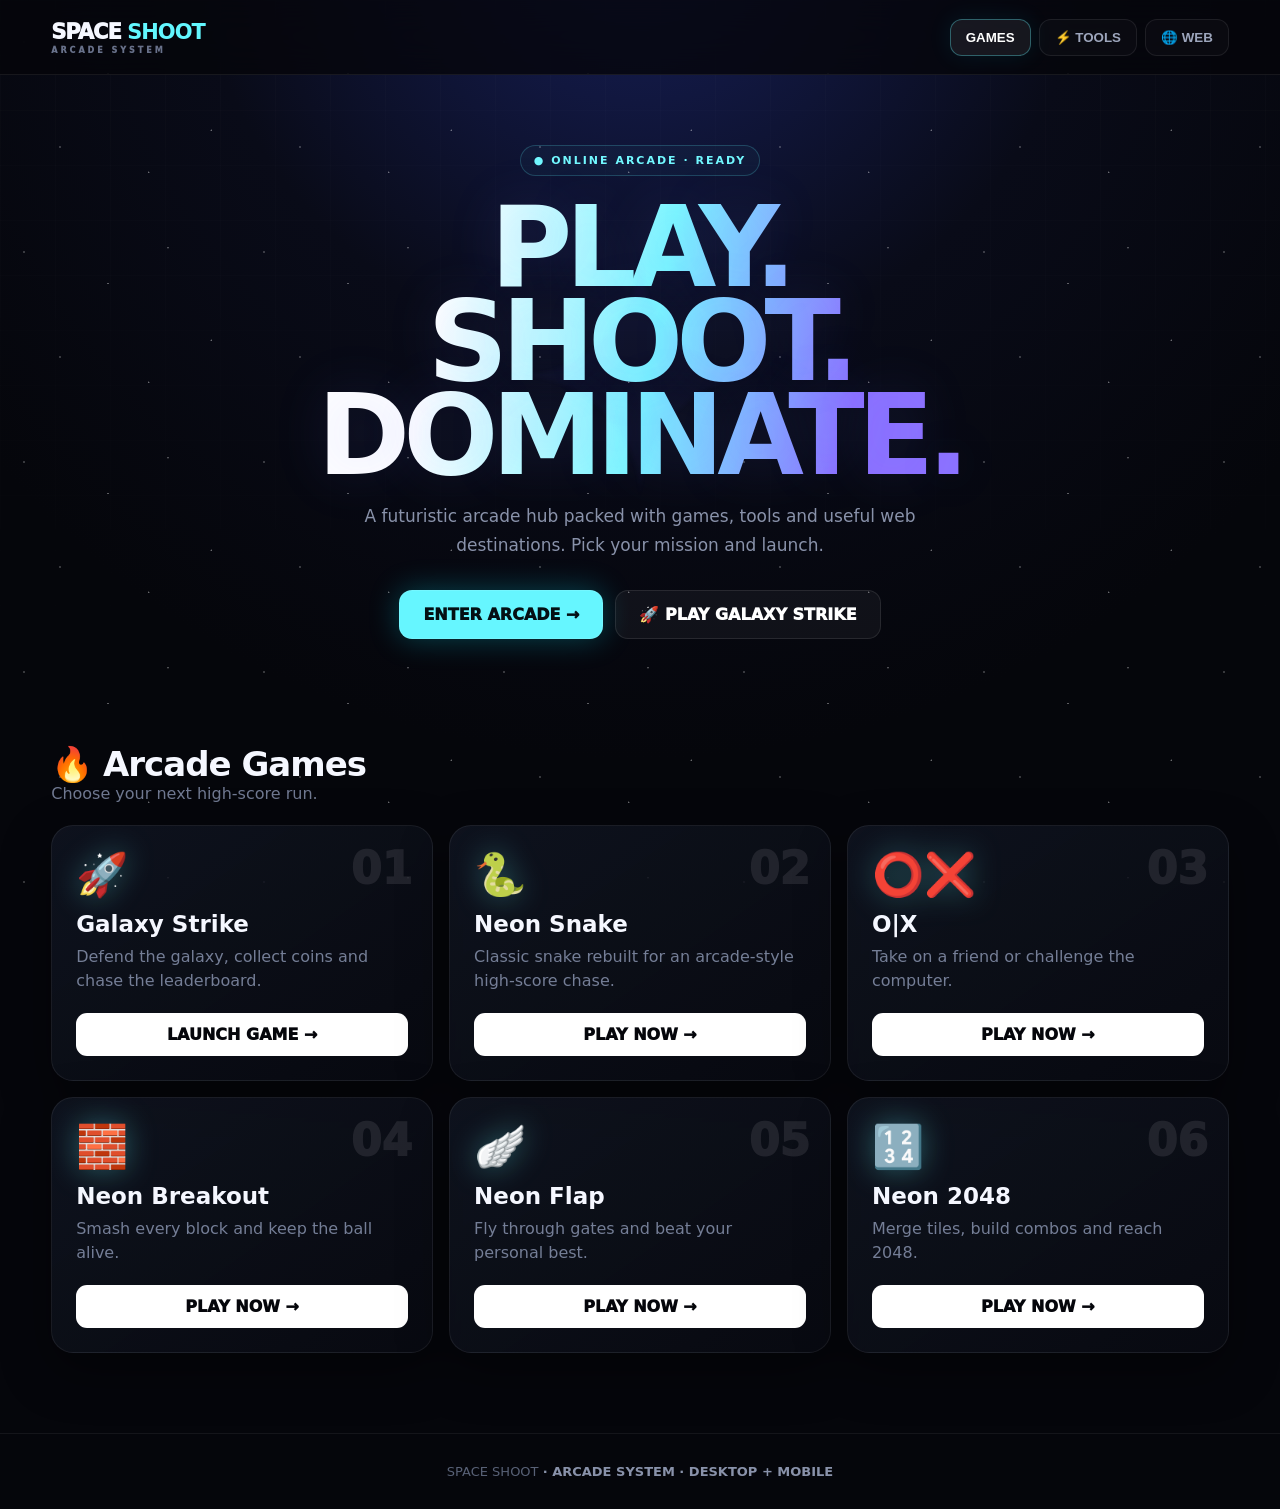
<file: index.html>
<!doctype html>
<html lang="en">
<head>
<meta charset="utf-8">
<meta name="viewport" content="width=device-width,initial-scale=1">
<title>Space Shoot — Arcade</title>
<style>
*{box-sizing:border-box}html{scroll-behavior:smooth}body{margin:0;background:#05060b;color:#f5f7ff;font-family:Inter,system-ui,sans-serif;overflow-x:hidden}.bg{position:fixed;inset:0;z-index:-2;background:radial-gradient(circle at 50% -10%,#17205c 0,#090b18 38%,#05060b 72%)}.bg:after{content:"";position:absolute;inset:0;opacity:.22;background-image:linear-gradient(#fff1 1px,transparent 1px),linear-gradient(90deg,#fff1 1px,transparent 1px);background-size:55px 55px;mask-image:linear-gradient(to bottom,black,transparent 80%)}.stars{position:fixed;inset:0;z-index:-1;opacity:.7;background-image:radial-gradient(1px 1px at 10% 20%,#fff,transparent),radial-gradient(1px 1px at 25% 70%,#fff,transparent),radial-gradient(1px 1px at 45% 35%,#fff,transparent),radial-gradient(1px 1px at 70% 18%,#fff,transparent),radial-gradient(1px 1px at 88% 62%,#fff,transparent),radial-gradient(1px 1px at 62% 82%,#fff,transparent);background-size:240px 210px;animation:stars 18s linear infinite}@keyframes stars{to{transform:translateY(80px)}}.wrap{width:min(1180px,92vw);margin:auto}.top{position:sticky;top:0;z-index:20;background:#05060bcc;border-bottom:1px solid #ffffff12;backdrop-filter:blur(18px)}nav{height:74px;display:flex;align-items:center;justify-content:space-between}.brand{font-weight:1000;letter-spacing:-1px;font-size:21px}.brand b{color:#62f7ff}.brand small{display:block;color:#68718a;font-size:8px;letter-spacing:3px;margin-top:2px}.tabs{display:flex;gap:8px}.tab{border:1px solid #ffffff14;background:#ffffff06;color:#9da6bc;padding:10px 15px;border-radius:12px;font-weight:800;cursor:pointer;transition:.25s}.tab:hover,.tab.active{color:#fff;background:#ffffff12;border-color:#62f7ff55;box-shadow:0 0 24px #00eaff16}.hero{min-height:560px;display:grid;place-items:center;text-align:center;padding:70px 0 50px;position:relative}.hero:before{content:"✦";position:absolute;font-size:330px;color:#5b67ff08;filter:blur(2px)}.eyebrow{display:inline-flex;gap:8px;align-items:center;border:1px solid #62f7ff33;background:#62f7ff08;color:#72f8ff;padding:8px 13px;border-radius:999px;font-size:11px;font-weight:900;letter-spacing:2px}.hero h1{font-size:clamp(55px,9vw,112px);line-height:.84;letter-spacing:-7px;margin:24px 0 20px;background:linear-gradient(100deg,#fff 20%,#7cf9ff 52%,#8d72ff 82%);-webkit-background-clip:text;color:transparent;text-shadow:0 0 55px #6875ff22}.hero p{max-width:650px;margin:auto;color:#8992aa;font-size:17px;line-height:1.7}.hero-actions{display:flex;justify-content:center;gap:12px;margin-top:30px}.cta{padding:14px 23px;border-radius:13px;text-decoration:none;font-weight:950;border:1px solid #ffffff18;color:#fff;background:#ffffff0b;transition:.25s}.cta.primary{background:#66f6ff;color:#041014;box-shadow:0 0 30px #00eaff44}.cta:hover{transform:translateY(-3px)}.section{padding:55px 0 80px}.head{display:flex;align-items:end;justify-content:space-between;margin-bottom:22px}.head h2{font-size:34px;letter-spacing:-1px;margin:0}.head p{margin:0;color:#707991}.grid{display:grid;grid-template-columns:repeat(3,1fr);gap:16px}.card{position:relative;overflow:hidden;min-height:255px;padding:24px;border:1px solid #ffffff12;border-radius:22px;background:linear-gradient(145deg,#111522cc,#090b12dd);box-shadow:0 18px 50px #0006;transition:.3s}.card:before{content:"";position:absolute;inset:-2px;background:linear-gradient(120deg,transparent,#62f7ff18,transparent);transform:translateX(-100%);transition:.6s}.card:hover{transform:translateY(-8px);border-color:#62f7ff55;box-shadow:0 22px 65px #000b,0 0 35px #00eaff10}.card:hover:before{transform:translateX(100%)}.num{position:absolute;right:20px;top:17px;color:#ffffff18;font-size:44px;font-weight:1000}.icon{font-size:42px;filter:drop-shadow(0 0 15px #62f7ff55)}.card h3{font-size:23px;margin:12px 0 8px}.card p{color:#747e96;line-height:1.5;margin:0 0 20px}.play{display:block;text-align:center;text-decoration:none;background:#fff;color:#05060b;padding:12px;border-radius:11px;font-weight:950;transition:.2s}.play:hover{background:#69f7ff;box-shadow:0 0 25px #00eaff44}.badge{font-size:10px;color:#6ff8ff;letter-spacing:2px;font-weight:900}.toolsGrid .card{border-color:#00eaff22}.webGrid .card{border-color:#8b72ff33}.hidden{display:none}.foot{border-top:1px solid #ffffff10;padding:30px;text-align:center;color:#586176;font-size:13px}.foot b{color:#8992aa}@media(max-width:850px){.grid{grid-template-columns:repeat(2,1fr)}.head{display:block}.head p{margin-top:8px}}@media(max-width:560px){nav{height:64px}.brand{font-size:17px}.tabs{gap:4px}.tab{padding:8px 9px;font-size:11px}.hero{min-height:510px}.hero h1{letter-spacing:-4px}.hero-actions{flex-direction:column}.grid{grid-template-columns:1fr}.section{padding-top:35px}}
</style>
</head>
<body>
<div class="bg"></div><div class="stars"></div>
<header class="top"><nav class="wrap"><div class="brand">SPACE <b>SHOOT</b><small>ARCADE SYSTEM</small></div><div class="tabs"><button class="tab active" data-tab="games">GAMES</button><button class="tab" data-tab="tools">⚡ TOOLS</button><button class="tab" data-tab="websites">🌐 WEB</button></div></nav></header>
<main class="wrap">
<section class="hero"><div><span class="eyebrow">● ONLINE ARCADE · READY</span><h1>PLAY.<br>SHOOT.<br>DOMINATE.</h1><p>A futuristic arcade hub packed with games, tools and useful web destinations. Pick your mission and launch.</p><div class="hero-actions"><a class="cta primary" href="#games">ENTER ARCADE →</a><a class="cta" href="space-game.html">🚀 PLAY GALAXY STRIKE</a></div></div></section>
<section id="games" class="section"><div class="head"><div><h2>🔥 Arcade Games</h2><p>Choose your next high-score run.</p></div></div><div class="grid">
<article class="card"><span class="num">01</span><div class="icon">🚀</div><h3>Galaxy Strike</h3><p>Defend the galaxy, collect coins and chase the leaderboard.</p><a class="play" href="space-game.html">LAUNCH GAME →</a></article>
<article class="card"><span class="num">02</span><div class="icon">🐍</div><h3>Neon Snake</h3><p>Classic snake rebuilt for an arcade-style high-score chase.</p><a class="play" href="snake.html">PLAY NOW →</a></article>
<article class="card"><span class="num">03</span><div class="icon">⭕❌</div><h3>O|X</h3><p>Take on a friend or challenge the computer.</p><a class="play" href="tictactoe.html">PLAY NOW →</a></article>
<article class="card"><span class="num">04</span><div class="icon">🧱</div><h3>Neon Breakout</h3><p>Smash every block and keep the ball alive.</p><a class="play" href="neon-breakout.html">PLAY NOW →</a></article>
<article class="card"><span class="num">05</span><div class="icon">🪽</div><h3>Neon Flap</h3><p>Fly through gates and beat your personal best.</p><a class="play" href="neon-flap.html">PLAY NOW →</a></article>
<article class="card"><span class="num">06</span><div class="icon">🔢</div><h3>Neon 2048</h3><p>Merge tiles, build combos and reach 2048.</p><a class="play" href="neon-2048.html">PLAY NOW →</a></article>
</div></section>
<section id="tools" class="section hidden"><div class="head"><div><h2>⚡ Power Tools</h2><p>Small utilities for everyday use.</p></div></div><div class="grid toolsGrid">
<article class="card"><span class="badge">EVERYDAY</span><h3>🧮 Calculator</h3><p>Fast keyboard-friendly calculations.</p><a class="play" href="tools.html#calculator">OPEN →</a></article><article class="card"><span class="badge">DEV</span><h3>🧩 JSON Beautifier</h3><p>Format, minify and validate JSON.</p><a class="play" href="tools.html#json">OPEN →</a></article><article class="card"><span class="badge">TEXT</span><h3>📝 Text Lab</h3><p>Words, characters, lines and reading time.</p><a class="play" href="tools.html#text">OPEN →</a></article><article class="card"><span class="badge">FUN</span><h3>🎲 Random Generator</h3><p>Numbers, dice and coin flips.</p><a class="play" href="tools.html#random">OPEN →</a></article><article class="card"><span class="badge">FOCUS</span><h3>⏱️ Pomodoro</h3><p>Simple focus timer for productive sessions.</p><a class="play" href="tools.html#pomodoro">OPEN →</a></article><article class="card"><span class="badge">CRAZY</span><h3>🌀 Screen Playground</h3><p>Wiggle, invert, bounce and party effects.</p><a class="play" href="tools.html#playground">OPEN →</a></article>
</div></section>
<section id="websites" class="section hidden"><div class="head"><div><h2>🌐 Web Vault</h2><p>Useful destinations collected in one place.</p></div></div><div class="grid webGrid"><article class="card"><div class="icon">🌐</div><h3>Website Directory</h3><p>Explore coding, anime, games, AI, learning, entertainment, design, social and productivity websites.</p><a class="play" href="websites.html">EXPLORE 60+ →</a></article></div></section>
</main><footer class="foot">SPACE SHOOT <b>· ARCADE SYSTEM · DESKTOP + MOBILE</b></footer>
<script>const tabs=document.querySelectorAll('.tab'),sections={games:document.getElementById('games'),tools:document.getElementById('tools'),websites:document.getElementById('websites')};function show(a){tabs.forEach(x=>x.classList.toggle('active',x.dataset.tab===a));Object.entries(sections).forEach(([k,v])=>v.classList.toggle('hidden',k!==a));history.replaceState(null,'','#'+a)}tabs.forEach(t=>t.onclick=()=>show(t.dataset.tab));if(location.hash==='#tools'||location.hash==='#websites')show(location.hash.slice(1));</script>
</body></html>
</file>
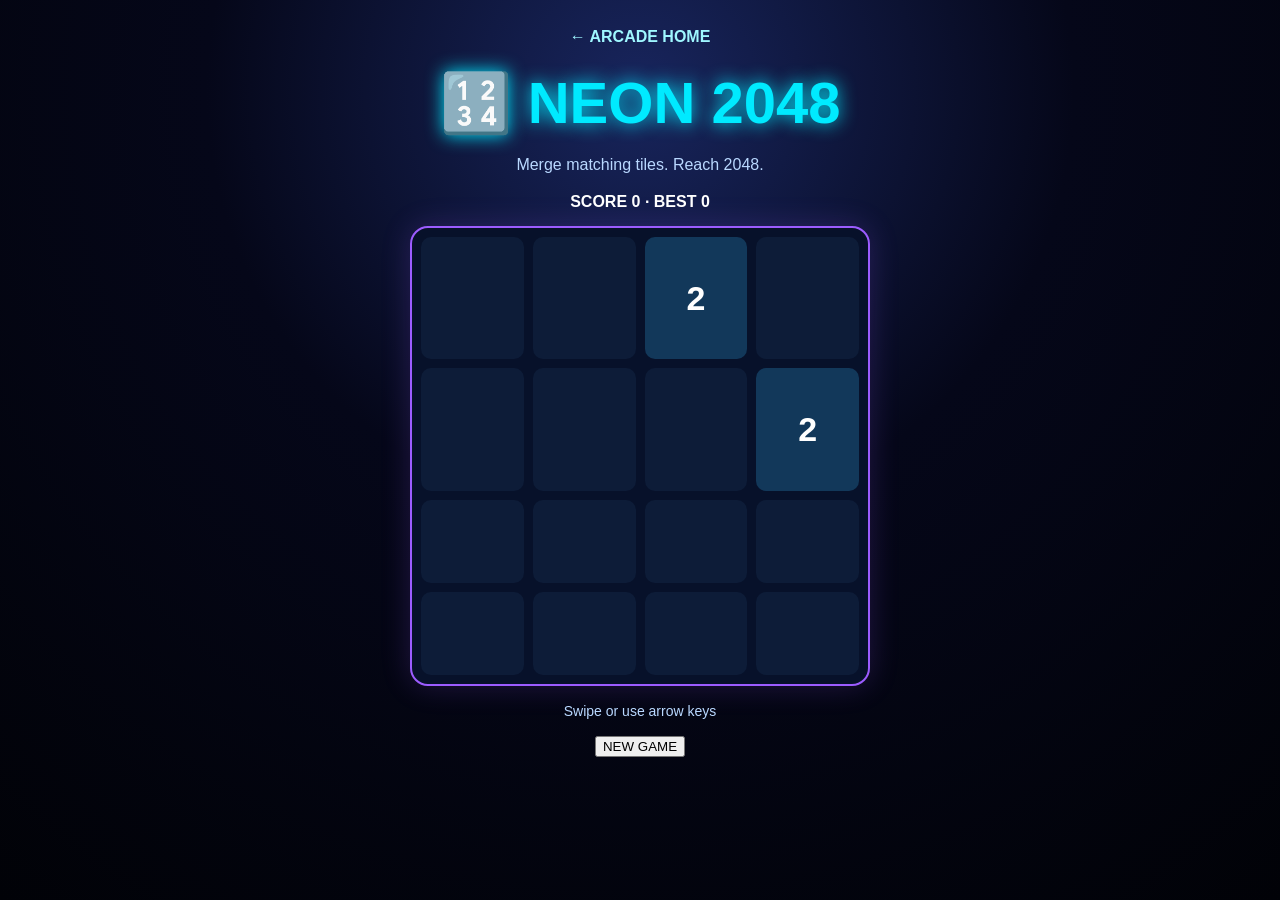
<file: neon-2048.html>
<!doctype html><html lang="en"><head><meta charset="utf-8"><meta name="viewport" content="width=device-width,initial-scale=1,maximum-scale=1,user-scalable=no"><title>NEON 2048</title><link rel="stylesheet" href="arcade.css"><style>body{touch-action:none}.wrap{max-width:520px;margin:auto;text-align:center}.board{width:min(92vw,460px);aspect-ratio:1;margin:15px auto;display:grid;grid-template-columns:repeat(4,1fr);gap:9px;padding:9px;background:#07112a;border:2px solid #9c5cff;border-radius:18px;box-shadow:0 0 30px #9c5cff33}.tile{display:flex;align-items:center;justify-content:center;border-radius:10px;background:#0d1c38;color:#9dbbe0;font:bold clamp(20px,7vw,34px) Arial;user-select:none}.v2{background:#12385a;color:#fff}.v4{background:#174d5b;color:#fff}.v8{background:#6b2f72;color:#fff}.v16{background:#8b245c;color:#fff}.v32{background:#a42d4c;color:#fff}.v64{background:#bd3a37;color:#fff}.v128{background:#c26b25;color:#fff}.v256{background:#c49b28;color:#fff}.v512,.v1024,.v2048{background:#e0c13b;color:#06101f}.hud{font-weight:900;margin:8px}.help{color:#9fc5e8;font-size:14px}</style></head><body><main class="arcade"><a class="back" href="index.html">← ARCADE HOME</a><div class="wrap"><h1>🔢 NEON 2048</h1><p>Merge matching tiles. Reach 2048.</p><div class="hud">SCORE <b id="score">0</b> · BEST <b id="best">0</b></div><div id="board" class="board"></div><p id="status" class="help">Swipe or use arrow keys</p><button id="restart">NEW GAME</button></div></main><script>(()=>{const board=document.getElementById('board'),scoreEl=document.getElementById('score'),bestEl=document.getElementById('best'),status=document.getElementById('status'),key='neon2048Best';let a,score,over,won=false,startX=0,startY=0;bestEl.textContent=localStorage.getItem(key)||0;function reset(){a=Array.from({length:4},()=>Array(4).fill(0));score=0;over=false;won=false;add();add();render();status.textContent='Swipe or use arrow keys'}function add(){const e=[];for(let r=0;r<4;r++)for(let c=0;c<4;c++)if(!a[r][c])e.push([r,c]);if(!e.length)return;const [r,c]=e[Math.floor(Math.random()*e.length)];a[r][c]=Math.random()<.9?2:4}function render(){board.innerHTML='';for(let r=0;r<4;r++)for(let c=0;c<4;c++){const d=document.createElement('div'),v=a[r][c];d.className='tile'+(v?' v'+v:'');d.textContent=v||'';board.appendChild(d)}scoreEl.textContent=score;const b=Math.max(score,+(localStorage.getItem(key)||0));localStorage.setItem(key,b);bestEl.textContent=b}function lineMove(line){const old=line.slice();let x=line.filter(Boolean),out=[];for(let i=0;i<x.length;i++){if(x[i]===x[i+1]){x[i]*=2;score+=x[i];i++}out.push(x[i])}while(out.length<4)out.push(0);return {out,changed:out.some((v,i)=>v!==old[i])}}function move(dir){if(over)return;let changed=false;for(let r=0;r<4;r++){let line=dir==='L'?a[r].slice():dir==='R'?a[r].slice().reverse():Array.from({length:4},(_,i)=>a[i][r]);let m=lineMove(line);if(dir==='R')m.out.reverse();if(dir==='D')m.out.reverse();if(dir==='U'||dir==='D'){for(let i=0;i<4;i++){if(a[i][r]!==m.out[i])changed=true;a[i][r]=m.out[i]}}else for(let i=0;i<4;i++){if(a[r][i]!==m.out[i])changed=true;a[r][i]=m.out[i]}}if(!changed)return;add();render();if(!won&&a.flat().includes(2048)){won=true;status.textContent='🎉 2048! Keep going!'}if(!canMove()){over=true;status.textContent='GAME OVER — press NEW GAME'}}function canMove(){for(let r=0;r<4;r++)for(let c=0;c<4;c++)if(!a[r][c]||(c<3&&a[r][c]===a[r][c+1])||(r<3&&a[r][c]===a[r+1][c]))return true;return false}addEventListener('keydown',e=>{const map={ArrowLeft:'L',ArrowRight:'R',ArrowUp:'U',ArrowDown:'D'};if(map[e.key]){e.preventDefault();move(map[e.key])}});board.addEventListener('touchstart',e=>{const t=e.changedTouches[0];startX=t.clientX;startY=t.clientY},{passive:true});board.addEventListener('touchend',e=>{const t=e.changedTouches[0],dx=t.clientX-startX,dy=t.clientY-startY;if(Math.max(Math.abs(dx),Math.abs(dy))<25)return;if(Math.abs(dx)>Math.abs(dy))move(dx>0?'R':'L');else move(dy>0?'D':'U')},{passive:true});document.getElementById('restart').onclick=reset;reset()})()</script></body></html>
</file>
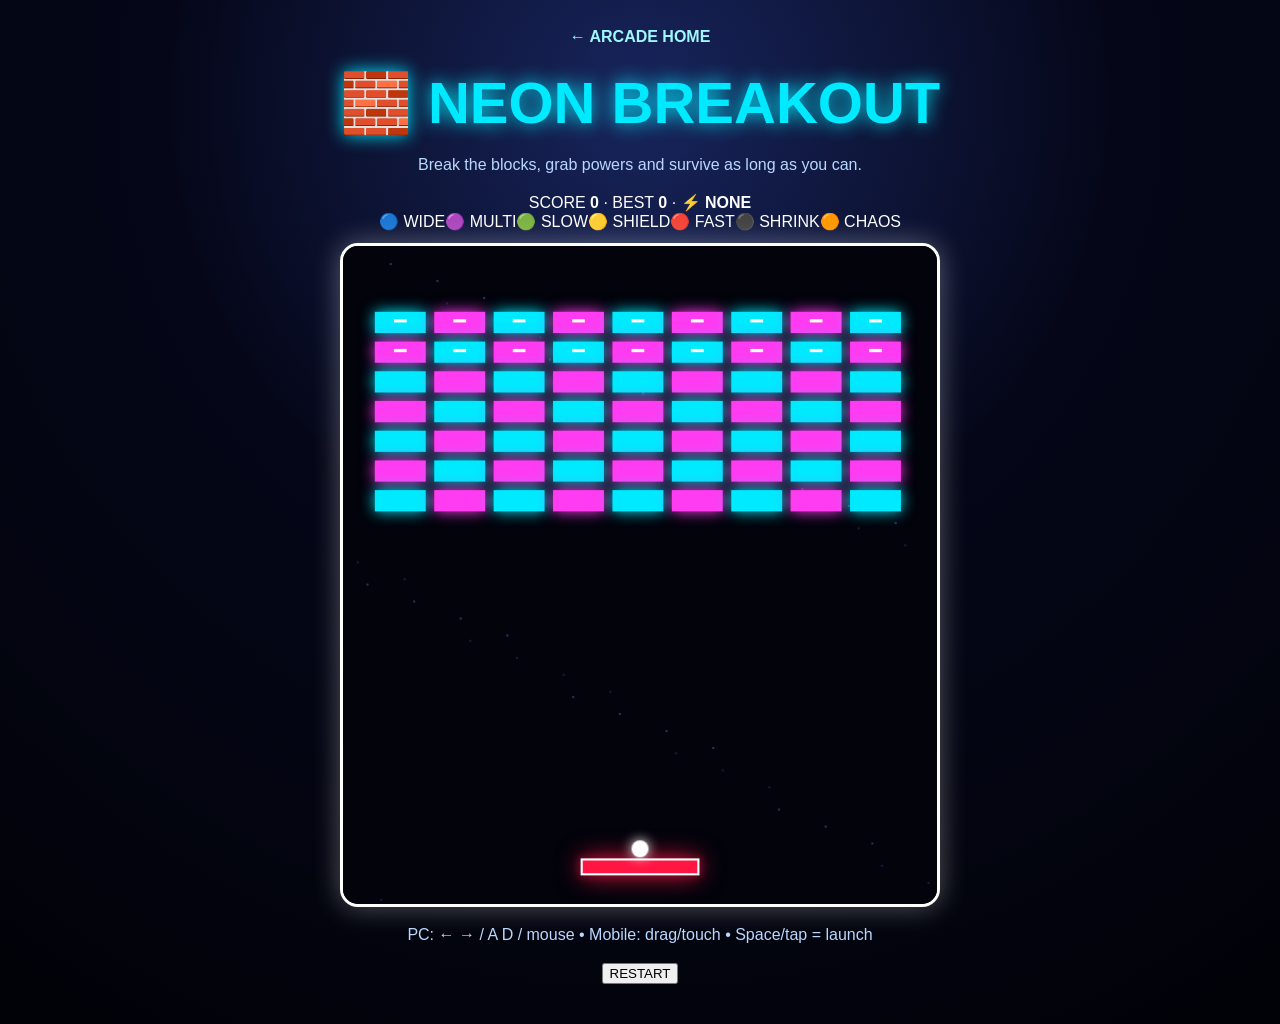
<file: neon-breakout.html>
<!doctype html><html lang="en"><head><meta charset="utf-8"><meta name="viewport" content="width=device-width,initial-scale=1,maximum-scale=1,user-scalable=no"><title>NEON BREAKOUT</title><link rel="stylesheet" href="arcade.css"><style>body{touch-action:none}.wrap{max-width:760px;margin:auto;text-align:center}.game{display:block;width:min(78vw,600px);height:auto;margin:12px auto;border:3px solid #fff;border-radius:18px;background:#02030b;box-shadow:0 0 28px #ffffff55}.gameBox{position:relative;width:100%}.gameOverBtn{display:none}@media(max-width:800px){.game{width:min(94vw,560px)}.gameOverBtn{position:absolute;left:50%;top:50%;transform:translate(-50%,-50%);padding:14px 34px;font-size:19px;font-weight:900;border:3px solid #fff;border-radius:14px;background:#07122a;color:#fff;box-shadow:0 0 18px #ff1744,0 0 30px #fff;z-index:10}.gameOverBtn.show{display:block!important}}@media(min-width:801px){.gameOverBtn{display:none!important}}</style></head><body><main class="arcade"><a class="back" href="index.html">← ARCADE HOME</a><div class="wrap"><h1>🧱 NEON BREAKOUT</h1><p>Break the blocks, grab powers and survive as long as you can.</p><div class="hud">SCORE <b id="score">0</b> · BEST <b id="best">0</b> · ⚡ <b id="power">NONE</b></div><div class="legend"><span>🔵 WIDE</span><span>🟣 MULTI</span><span>🟢 SLOW</span><span>🟡 SHIELD</span><span>🔴 FAST</span><span>⚫ SHRINK</span><span>🟠 CHAOS</span></div><div class="gameBox"><canvas id="game" class="game" width="560" height="620"></canvas><button id="screenRestart" class="gameOverBtn">↻ RESTART</button></div><p class="help">PC: ← → / A D / mouse • Mobile: drag/touch • Space/tap = launch</p><button id="restart">RESTART</button></div></main><script>(()=>{'use strict';const c=document.getElementById('game'),x=c.getContext('2d'),W=c.width,H=c.height,S=document.getElementById('score'),B=document.getElementById('best'),P=document.getElementById('power'),R=document.getElementById('screenRestart');let paddle,balls,bricks,drops,score,playing,raf,last,keys=new Set(),power='NONE',until=0,shield=0;const key='neonBreakoutBest';function make(){let a=[];for(let r=0;r<7;r++)for(let q=0;q<9;q++)a.push({x:30+q*56,y:62+r*28,w:48,h:20,hp:r<2?2:1,on:true});return a}function ball(stuck=true){return{x:W/2,y:H-62,vx:(Math.random()<.5?-1:1)*3.1,vy:-4.2,r:8,stuck}}function sync(){S.textContent=score;B.textContent=localStorage.getItem(key)||0;P.textContent=power}function reset(){cancelAnimationFrame(raf);paddle={x:225,y:H-42,w:110,h:14,base:110,s:8};balls=[ball()];bricks=make();drops=[];score=0;playing=true;power='NONE';until=0;shield=0;last=performance.now();R.classList.remove('show');sync();draw();raf=requestAnimationFrame(loop)}function launch(){balls.forEach(b=>b.stuck=false)}function move(px){paddle.x=Math.max(8,Math.min(W-paddle.w-8,px-paddle.w/2));balls.forEach(b=>{if(b.stuck)b.x=paddle.x+paddle.w/2})}function setPower(n,t){power=n;until=performance.now()+t;sync()}function spawn(px,py){const ts=['WIDE','MULTI','SLOW','SHIELD','FAST','SHRINK','CHAOS'];drops.push({x:px-12,y:py-12,w:24,h:24,vy:2,t:ts[Math.floor(Math.random()*ts.length)]})}function apply(t){if(t==='WIDE'){paddle.w=185;setPower(t,8000)}else if(t==='SHRINK'){paddle.w=58;setPower(t,6500)}else if(t==='SHIELD'){shield=1;setPower(t,10000)}else if(t==='SLOW'){balls.forEach(b=>{b.vx*=.62;b.vy*=.62});setPower(t,7000)}else if(t==='FAST'){balls.forEach(b=>{b.vx*=1.3;b.vy*=1.3});setPower(t,6500)}else if(t==='MULTI'){if(balls.length<3){let b=balls[0];balls.push({x:b.x,y:b.y,vx:-b.vx,vy:b.vy,r:8,stuck:false})}setPower(t,10000)}else{balls.forEach(b=>{b.vx+=(Math.random()-.5)*3;b.vy+=(Math.random()-.5)*2;b.vy=b.vy>0?Math.max(2.8,b.vy):-Math.max(2.8,Math.abs(b.vy))});setPower(t,5000)}}function expire(){if(!until||performance.now()<until)return;if(power==='WIDE'||power==='SHRINK')paddle.w=paddle.base;if(power==='SLOW')balls.forEach(b=>{b.vx*=1.61;b.vy*=1.61});if(power==='FAST')balls.forEach(b=>{b.vx*=.77;b.vy*=.77});if(power==='SHIELD')shield=0;power='NONE';until=0;sync()}function end(msg='GAME OVER'){playing=false;localStorage.setItem(key,Math.max(score,+(localStorage.getItem(key)||0)));sync();draw(msg);R.classList.add('show')}function hitBrick(b){for(const q of bricks){if(!q.on||b.x+b.r<q.x||b.x-b.r>q.x+q.w||b.y+b.r<q.y||b.y-b.r>q.y+q.h)continue;q.hp--;if(q.hp<=0){q.on=false;score+=10;if(Math.random()<.22)spawn(q.x+q.w/2,q.y+q.h/2)}else score+=5;b.vy=-b.vy;return}}function update(dt){if(keys.has('ArrowLeft')||keys.has('a')||keys.has('A'))paddle.x-=paddle.s*dt;if(keys.has('ArrowRight')||keys.has('d')||keys.has('D'))paddle.x+=paddle.s*dt;paddle.x=Math.max(8,Math.min(W-paddle.w-8,paddle.x));for(let i=balls.length-1;i>=0;i--){let b=balls[i];if(b.stuck){b.x=paddle.x+paddle.w/2;b.y=paddle.y-b.r-2;continue}b.x+=b.vx*dt;b.y+=b.vy*dt;if(b.x<b.r){b.x=b.r;b.vx=Math.abs(b.vx)}if(b.x>W-b.r){b.x=W-b.r;b.vx=-Math.abs(b.vx)}if(b.y<b.r){b.y=b.r;b.vy=Math.abs(b.vy)}if(b.vy>0&&b.y+b.r>=paddle.y&&b.y-b.r<=paddle.y+paddle.h&&b.x>=paddle.x&&b.x<=paddle.x+paddle.w){let h=(b.x-(paddle.x+paddle.w/2))/(paddle.w/2);b.vx=Math.max(-6,Math.min(6,h*5.8));b.vy=-Math.max(3.5,Math.abs(b.vy));b.y=paddle.y-b.r}hitBrick(b);if(b.y>H+25){balls.splice(i,1);if(!balls.length){if(shield){shield=0;power='NONE';until=0;balls=[ball(false)]}else end()}}}for(let i=drops.length-1;i>=0;i--){let d=drops[i];d.y+=d.vy*dt;if(d.x<paddle.x+paddle.w&&d.x+d.w>paddle.x&&d.y+d.h>paddle.y&&d.y<paddle.y+paddle.h){apply(d.t);drops.splice(i,1)}else if(d.y>H+30)drops.splice(i,1)}if(!bricks.some(q=>q.on))end('YOU WIN!')}function draw(msg){x.fillStyle='#02030b';x.fillRect(0,0,W,H);for(let i=0;i<45;i++){x.fillStyle=i%2?'#111b3d':'#26305b';x.fillRect((i*97)%W,(i*53)%H,2,2)}x.shadowBlur=14;bricks.forEach((q,i)=>{if(!q.on)return;x.shadowColor=i%2?'#ff3cf2':'#00eaff';x.fillStyle=i%2?'#ff3cf2':'#00eaff';x.fillRect(q.x,q.y,q.w,q.h);if(q.hp>1){x.fillStyle='#fff';x.fillRect(q.x+18,q.y+7,12,3)}});const col={WIDE:'#00eaff',MULTI:'#ff3cf2',SLOW:'#00ff88',SHIELD:'#ffe600',FAST:'#ff5533',SHRINK:'#777',CHAOS:'#ff9d00'};drops.forEach(d=>{x.shadowColor=col[d.t];x.fillStyle=col[d.t];x.beginPath();x.arc(d.x+12,d.y+12,11,0,Math.PI*2);x.fill();x.shadowBlur=0;x.fillStyle='#02030b';x.font='bold 11px Arial';x.textAlign='center';x.fillText(d.t[0],d.x+12,d.y+16)});/* THE ACTUAL CONTROLLED BOUNCE PADDLE */x.save();x.shadowBlur=24;x.shadowColor='#ff1744';x.fillStyle='#ff1744';x.fillRect(paddle.x,paddle.y,paddle.w,paddle.h);x.shadowBlur=8;x.strokeStyle='#fff';x.lineWidth=2;x.strokeRect(paddle.x,paddle.y,paddle.w,paddle.h);x.restore();balls.forEach(b=>{x.shadowBlur=12;x.shadowColor='#fff';x.fillStyle='#fff';x.beginPath();x.arc(b.x,b.y,b.r,0,Math.PI*2);x.fill()});x.shadowBlur=0;if(!playing){x.fillStyle='#fff';x.textAlign='center';x.font='bold 34px Arial';x.fillText(msg,W/2,H/2);x.font='bold 16px Arial';x.fillText('Press Enter or RESTART',W/2,H/2+32)}}function loop(t){if(!playing)return;let dt=Math.min((t-last)/16.67,1.5);last=t;expire();update(dt);if(playing){sync();draw();raf=requestAnimationFrame(loop)}}addEventListener('keydown',e=>{if(['ArrowLeft','ArrowRight',' ','a','d','A','D'].includes(e.key))e.preventDefault();keys.add(e.key);if(e.key===' ')launch();if(e.key==='Enter'&&!playing)reset()});addEventListener('keyup',e=>keys.delete(e.key));c.addEventListener('pointermove',e=>{let r=c.getBoundingClientRect();move((e.clientX-r.left)*W/r.width)});c.addEventListener('pointerdown',e=>{let r=c.getBoundingClientRect();move((e.clientX-r.left)*W/r.width);launch()});document.getElementById('restart').onclick=reset;R.onclick=reset;reset()})()</script></body></html>
</file>
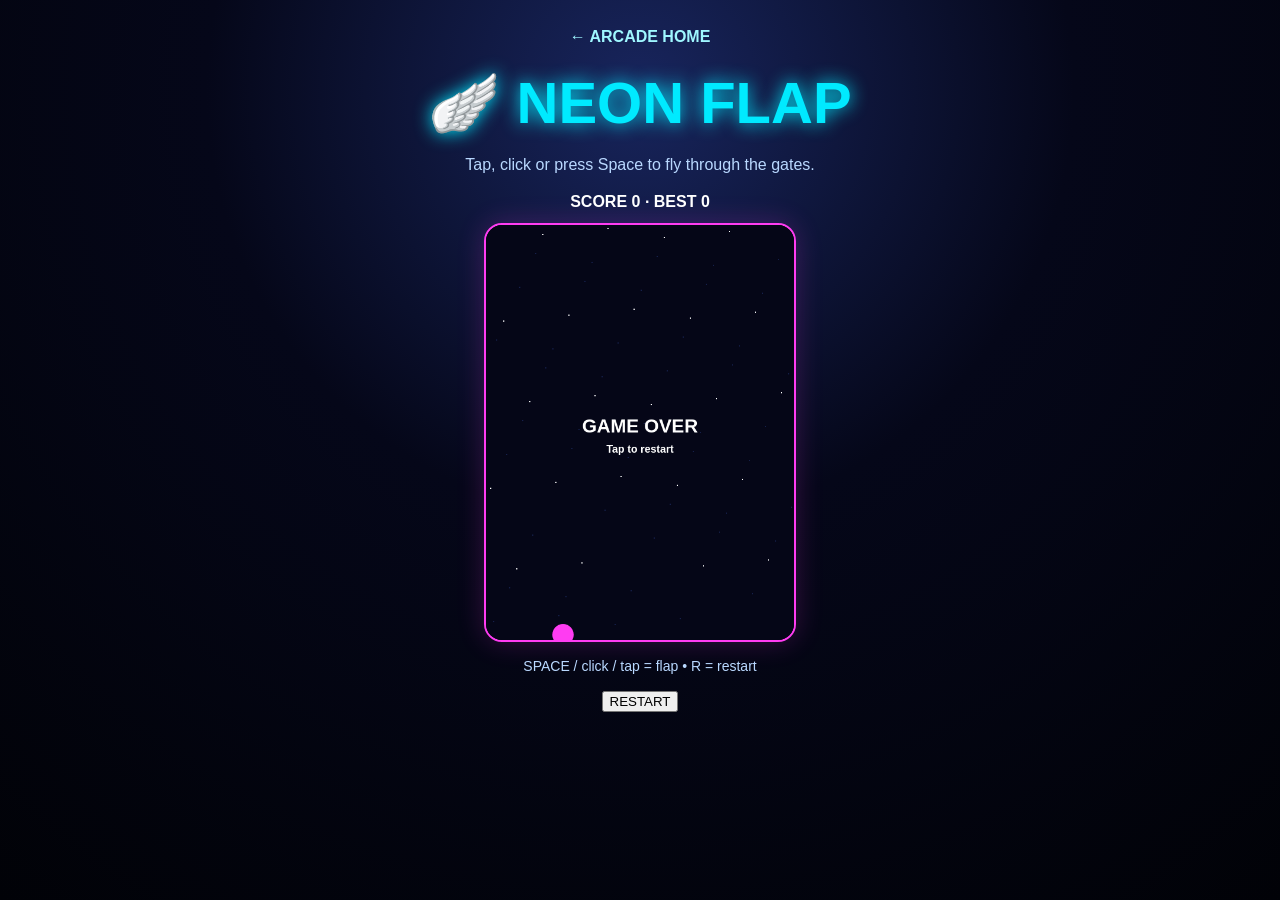
<file: neon-flap.html>
<!doctype html><html lang="en"><head><meta charset="utf-8"><meta name="viewport" content="width=device-width,initial-scale=1,maximum-scale=1,user-scalable=no"><title>NEON FLAP</title><link rel="stylesheet" href="arcade.css"><style>body{touch-action:none}.wrap{max-width:560px;margin:auto;text-align:center}.game{display:block;width:min(56vw,312px);height:auto;margin:12px auto;border:2px solid #ff3cf2;border-radius:18px;background:#050617;box-shadow:0 0 28px #ff3cf233}.hud{font-weight:900}.help{color:#9fc5e8;font-size:14px}@media(max-width:800px){.game{width:min(94vw,520px)}}</style></head><body><main class="arcade"><a class="back" href="index.html">← ARCADE HOME</a><div class="wrap"><h1>🪽 NEON FLAP</h1><p>Tap, click or press Space to fly through the gates.</p><div class="hud">SCORE <b id="score">0</b> · BEST <b id="best">0</b></div><canvas id="game" class="game" width="520" height="700"></canvas><p class="help">SPACE / click / tap = flap • R = restart</p><button id="restart">RESTART</button></div></main><script src="audio.js"></script><script>(()=>{const c=document.getElementById('game'),g=c.getContext('2d'),W=c.width,H=c.height;let bird,pipes,score,run,raf,last,spawnTimer;const bestKey='neonFlapBest',scoreEl=document.getElementById('score'),bestEl=document.getElementById('best');bestEl.textContent=localStorage.getItem(bestKey)||0;function reset(){cancelAnimationFrame(raf);bird={x:130,y:H/2,vy:0,r:18};pipes=[];score=0;run=true;spawnTimer=0;last=performance.now();sync();raf=requestAnimationFrame(loop)}function sync(){scoreEl.textContent=score;bestEl.textContent=localStorage.getItem(bestKey)||0}function flap(){if(!run){reset();return}bird.vy=-7.2}addEventListener('keydown',e=>{if(e.key===' '||e.key==='ArrowUp'){e.preventDefault();flap()}if(e.key.toLowerCase()==='r')reset()});c.addEventListener('pointerdown',flap);document.getElementById('restart').onclick=reset;function addPipe(){const gap=175,min=80,max=H-gap-100,top=min+Math.random()*(max-min);pipes.push({x:W+20,w:72,top,gap,passed:false})}function draw(){g.fillStyle='#050617';g.fillRect(0,0,W,H);for(let i=0;i<70;i++){g.fillStyle=i%3?'#16204b':'#fff';g.fillRect((i*83)%W,(i*47)%H,2,2)}pipes.forEach(p=>{g.shadowBlur=16;g.shadowColor='#00eaff';g.fillStyle='#00eaff';g.fillRect(p.x,0,p.w,p.top);g.fillRect(p.x,p.top+p.gap,p.w,H-(p.top+p.gap))});g.shadowColor='#ff3cf2';g.fillStyle='#ff3cf2';g.beginPath();g.arc(bird.x,bird.y,bird.r,0,Math.PI*2);g.fill();g.shadowBlur=0;if(!run){g.fillStyle='#fff';g.textAlign='center';g.font='bold 32px Arial';g.fillText('GAME OVER',W/2,H/2);g.font='bold 18px Arial';g.fillText('Tap to restart',W/2,H/2+34)}}function loop(t){if(!run){draw();return}const dt=Math.min((t-last)/16.67,2);last=t;bird.vy+=0.38*dt;bird.y+=bird.vy*dt;spawnTimer+=16.67*dt;if(spawnTimer>1450){spawnTimer=0;addPipe()}pipes.forEach(p=>{p.x-=3.2*dt;if(!p.passed&&p.x+p.w<bird.x){p.passed=true;score++;sync()}});pipes=pipes.filter(p=>p.x>-100);let hit=bird.y-bird.r<0||bird.y+bird.r>H;for(const p of pipes)if(bird.x+bird.r>p.x&&bird.x-bird.r<p.x+p.w&&(bird.y-bird.r<p.top||bird.y+bird.r>p.top+p.gap))hit=true;if(hit){run=false;const best=Math.max(score,+(localStorage.getItem(bestKey)||0));localStorage.setItem(bestKey,best);sync()}draw();if(run)raf=requestAnimationFrame(loop)}reset()})()</script></body></html>
</file>
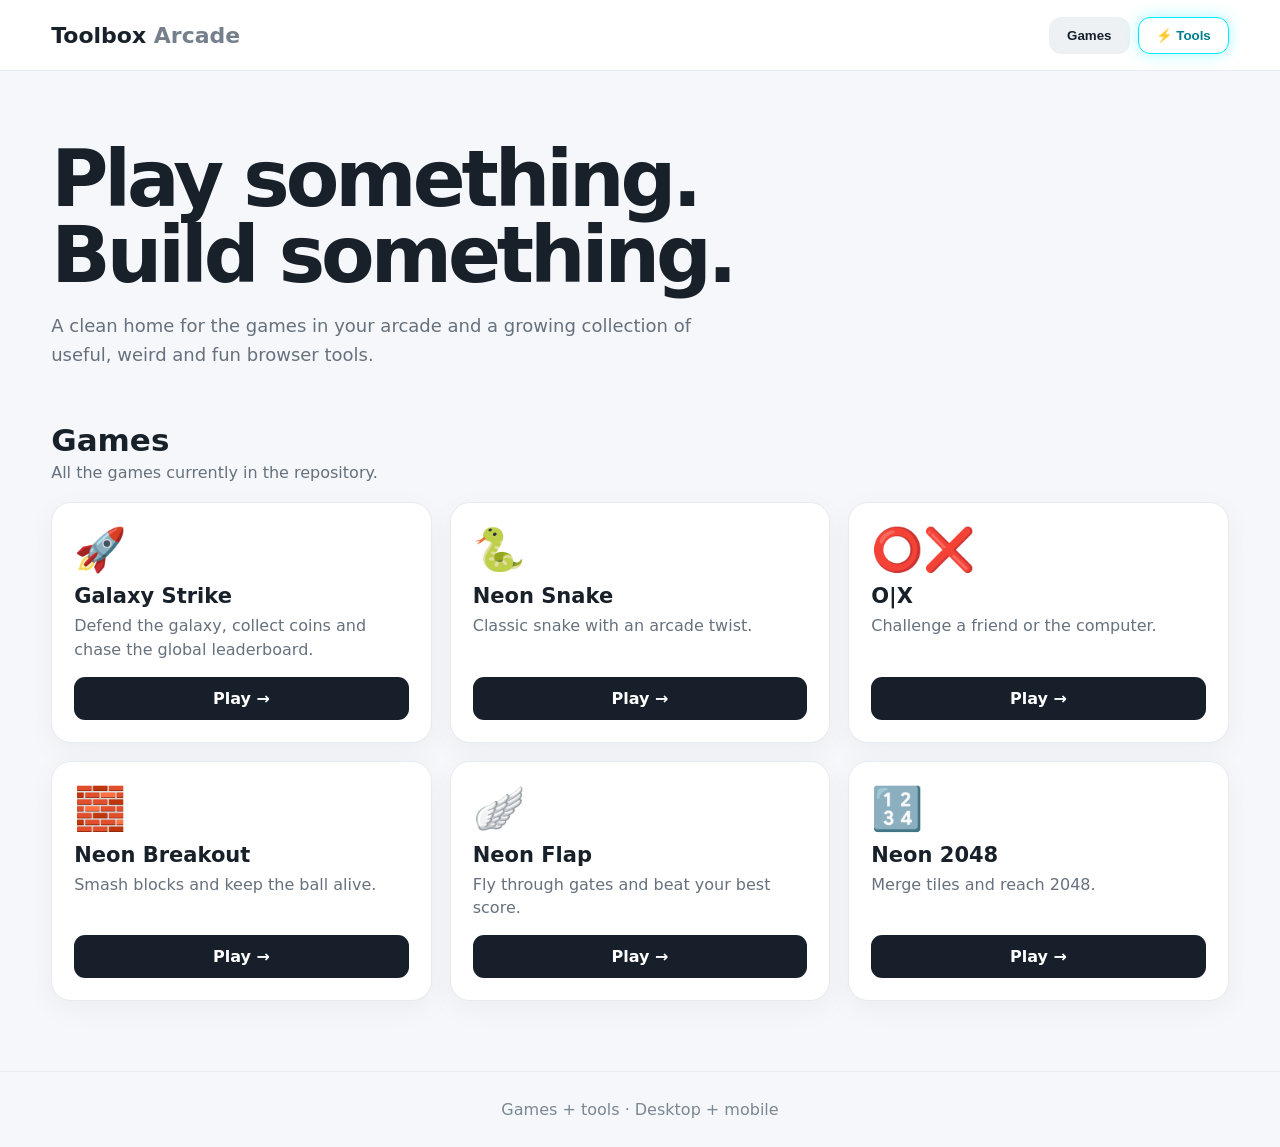
<file: new-index.html>
<!doctype html><html lang="en"><head><meta charset="utf-8"><meta name="viewport" content="width=device-width,initial-scale=1"><title>Toolbox Arcade</title><style>:root{--ink:#18202a;--muted:#66717d;--line:#e7ebef;--neon:#00eaff;--pink:#ff3cf2}*{box-sizing:border-box}body{margin:0;background:#f5f7fa;color:var(--ink);font-family:system-ui,Arial,sans-serif}.top{position:sticky;top:0;z-index:5;background:#ffffffee;backdrop-filter:blur(12px);border-bottom:1px solid var(--line)}nav{width:min(1180px,92vw);height:70px;margin:auto;display:flex;align-items:center;justify-content:space-between}.brand{font-weight:900;font-size:22px}.brand span{color:#75808c}.tabs{display:flex;gap:8px}.tab{padding:10px 17px;border-radius:12px;border:1px solid transparent;background:transparent;color:#53606d;font-weight:900;cursor:pointer}.tab.active{background:#edf1f4;color:#17202a}.tab.tools{border-color:var(--neon);color:#007f8c;box-shadow:0 0 15px #00eaff55,inset 0 0 10px #00eaff12}.hero,.section{width:min(1180px,92vw);margin:auto}.hero{padding:70px 0 35px}.hero h1{font-size:clamp(44px,7vw,78px);line-height:.98;letter-spacing:-4px;margin:0}.hero p{max-width:700px;color:var(--muted);font-size:18px;line-height:1.6}.section{padding-bottom:70px}.head{margin-bottom:20px}.head h2{font-size:31px;margin:0 0 5px}.head p{color:var(--muted);margin:0}.grid{display:grid;grid-template-columns:repeat(3,1fr);gap:18px}.card{background:#fff;border:1px solid var(--line);border-radius:20px;padding:22px;min-height:205px;display:flex;flex-direction:column;justify-content:space-between;box-shadow:0 8px 30px #0f172a0b;transition:.2s}.card:hover{transform:translateY(-4px);box-shadow:0 14px 36px #0f172a12}.icon{font-size:42px}.card h3{font-size:21px;margin:10px 0 6px}.card p{color:var(--muted);line-height:1.45;margin:0}.play{display:block;text-align:center;text-decoration:none;background:#17202a;color:white;padding:12px;border-radius:11px;margin-top:16px;font-weight:900}.toolsGrid .card{border-color:#00eaff88;box-shadow:0 0 0 1px #00eaff14,0 0 24px #00eaff12}.toolsGrid .play{background:#07131a;color:#8fffff;border:1px solid var(--neon);box-shadow:0 0 13px #00eaff44}.badge{font-size:12px;font-weight:900;color:#008794;letter-spacing:1px}.hidden{display:none}.foot{border-top:1px solid var(--line);padding:28px;text-align:center;color:#7b8793}@media(max-width:850px){.grid{grid-template-columns:repeat(2,1fr)}}@media(max-width:560px){nav{height:64px}.brand{font-size:18px}.grid{grid-template-columns:1fr}.hero{padding-top:48px}.hero h1{letter-spacing:-2px}}</style></head><body><header class="top"><nav><div class="brand">Toolbox <span>Arcade</span></div><div class="tabs"><button class="tab active" data-tab="games">Games</button><button class="tab tools" data-tab="tools">⚡ Tools</button></div></nav></header><main><section class="hero"><h1>Play something.<br>Build something.</h1><p>A clean home for the games in your arcade and a growing collection of useful, weird and fun browser tools.</p></section><section id="games" class="section"><div class="head"><h2>Games</h2><p>All the games currently in the repository.</p></div><div class="grid"><article class="card"><div><div class="icon">🚀</div><h3>Galaxy Strike</h3><p>Defend the galaxy, collect coins and chase the global leaderboard.</p></div><a class="play" href="space-game.html">Play →</a></article><article class="card"><div><div class="icon">🐍</div><h3>Neon Snake</h3><p>Classic snake with an arcade twist.</p></div><a class="play" href="snake.html">Play →</a></article><article class="card"><div><div class="icon">⭕❌</div><h3>O|X</h3><p>Challenge a friend or the computer.</p></div><a class="play" href="tictactoe.html">Play →</a></article><article class="card"><div><div class="icon">🧱</div><h3>Neon Breakout</h3><p>Smash blocks and keep the ball alive.</p></div><a class="play" href="neon-breakout.html">Play →</a></article><article class="card"><div><div class="icon">🪽</div><h3>Neon Flap</h3><p>Fly through gates and beat your best score.</p></div><a class="play" href="neon-flap.html">Play →</a></article><article class="card"><div><div class="icon">🔢</div><h3>Neon 2048</h3><p>Merge tiles and reach 2048.</p></div><a class="play" href="neon-2048.html">Play →</a></article></div></section><section id="tools" class="section hidden"><div class="head"><h2>⚡ Tools</h2><p>Useful utilities with a neon tool-card treatment.</p></div><div class="grid toolsGrid"><article class="card"><div><span class="badge">EVERYDAY</span><h3>🧮 Calculator</h3><p>Keyboard-friendly calculator with basic operators.</p></div><a class="play" href="tools.html#calculator">Open →</a></article><article class="card"><div><span class="badge">DEV</span><h3>🧩 JSON Beautifier</h3><p>Format, minify and validate JSON.</p></div><a class="play" href="tools.html#json">Open →</a></article><article class="card"><div><span class="badge">TEXT</span><h3>📝 Text Lab</h3><p>Words, characters, lines and reading time.</p></div><a class="play" href="tools.html#text">Open →</a></article><article class="card"><div><span class="badge">FUN</span><h3>🎲 Random Generator</h3><p>Numbers, dice and coin flips.</p></div><a class="play" href="tools.html#random">Open →</a></article><article class="card"><div><span class="badge">FOCUS</span><h3>⏱️ Pomodoro</h3><p>Simple 25-minute focus timer.</p></div><a class="play" href="tools.html#pomodoro">Open →</a></article><article class="card"><div><span class="badge">CRAZY</span><h3>🌀 Screen Playground</h3><p>Wiggle, invert, bounce and party-mode effects.</p></div><a class="play" href="tools.html#playground">Open →</a></article></div></section></main><footer class="foot">Games + tools · Desktop + mobile</footer><script>const tabs=document.querySelectorAll('.tab'),games=document.getElementById('games'),tools=document.getElementById('tools');tabs.forEach(t=>t.onclick=()=>{tabs.forEach(x=>x.classList.remove('active'));t.classList.add('active');let a=t.dataset.tab==='tools';games.classList.toggle('hidden',a);tools.classList.toggle('hidden',!a);history.replaceState(null,'',a?'#tools':'#games')});if(location.hash==='#tools')document.querySelector('[data-tab="tools"]').click()</script></body></html>
</file>
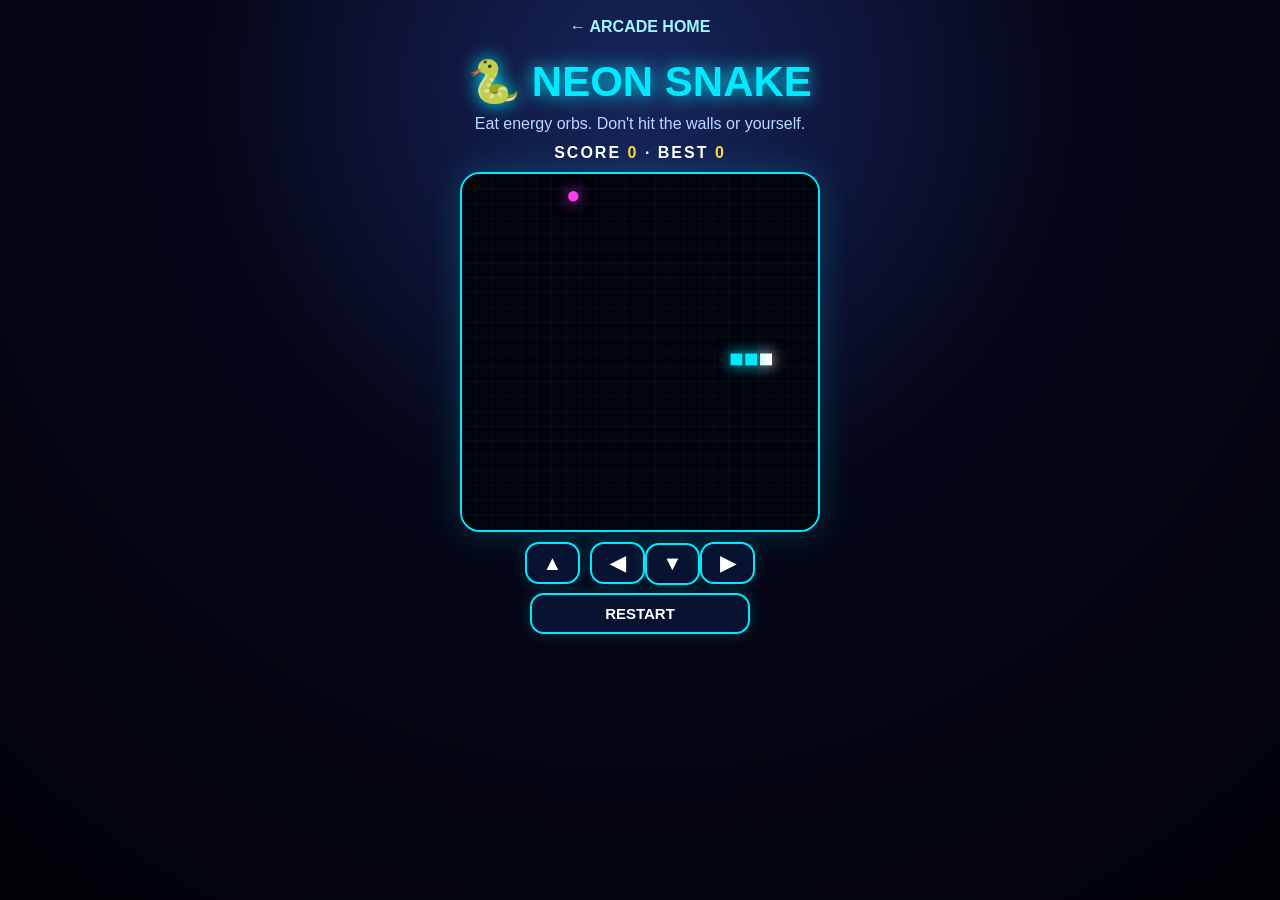
<file: snake.html>
<!doctype html><html lang="en"><head><meta charset="utf-8"><meta name="viewport" content="width=device-width,initial-scale=1"><title>NEON SNAKE</title><link rel="stylesheet" href="arcade.css"><style>@media(min-width:801px){.arcade{padding-top:18px;padding-bottom:20px}.arcade h1{font-size:42px;margin:6px 0}.arcade p{margin:5px}.stats{margin:8px}.snakeCanvas{width:min(360px,72vh);height:auto;margin:10px auto}.controls{margin:6px auto}.controls button{height:42px;width:55px}.arcade>button{padding:10px;margin:8px auto}}.snakeCanvas{display:block}</style></head><body><main class="arcade"><a class="back" href="index.html">← ARCADE HOME</a><h1>🐍 NEON SNAKE</h1><p>Eat energy orbs. Don't hit the walls or yourself.</p><div class="stats">SCORE <b id="score">0</b> · BEST <b id="best">0</b></div><canvas class="snakeCanvas" id="c" width="480" height="480"></canvas><div class="controls"><button data-k="ArrowUp">▲</button><div><button data-k="ArrowLeft">◀</button><button data-k="ArrowDown">▼</button><button data-k="ArrowRight">▶</button></div></div><button id="restart">RESTART</button></main><script src="audio.js"></script><script>const c=document.getElementById('c'),x=c.getContext('2d'),N=24,S=20;let snake,dir,next,food,score,run,raf=0;const bestKey='neonSnakeBest';document.getElementById('best').textContent=localStorage.getItem(bestKey)||0;function reset(){cancelAnimationFrame(raf);snake=[{x:12,y:12},{x:11,y:12},{x:10,y:12}];dir=next={x:1,y:0};score=0;food=spawn();run=true;document.getElementById('score').textContent=0;last=performance.now();raf=requestAnimationFrame(loop)}function spawn(){let f;do f={x:Math.floor(Math.random()*N),y:Math.floor(Math.random()*N)};while(snake&&snake.some(a=>a.x===f.x&&a.y===f.y));return f}function key(e){let k=e.key;if(k==='ArrowUp'&&dir.y!==1)next={x:0,y:-1};if(k==='ArrowDown'&&dir.y!==-1)next={x:0,y:1};if(k==='ArrowLeft'&&dir.x!==1)next={x:-1,y:0};if(k==='ArrowRight'&&dir.x!==-1)next={x:1,y:0}}addEventListener('keydown',key);document.querySelectorAll('[data-k]').forEach(b=>b.onclick=()=>key({key:b.dataset.k}));document.getElementById('restart').onclick=reset;function draw(){x.fillStyle='#02030b';x.fillRect(0,0,c.width,c.height);x.strokeStyle='rgba(0,234,255,.08)';for(let i=0;i<=N;i++){x.beginPath();x.moveTo(i*S,0);x.lineTo(i*S,c.height);x.stroke();x.beginPath();x.moveTo(0,i*S);x.lineTo(c.width,i*S);x.stroke()}x.shadowBlur=20;x.shadowColor='#ff3cf2';x.fillStyle='#ff3cf2';x.beginPath();x.arc(food.x*S+10,food.y*S+10,7,0,7);x.fill();snake.forEach((a,i)=>{x.shadowColor=i?'#00eaff':'#fff';x.fillStyle=i?'#00eaff':'#fff';x.fillRect(a.x*S+2,a.y*S+2,16,16)});x.shadowBlur=0}let last=0;function loop(t){if(!run){draw();x.fillStyle='white';x.textAlign='center';x.font='bold 28px Arial';x.fillText('GAME OVER',240,245);return}if(t-last>=105){last=t;dir=next;let h={x:snake[0].x+dir.x,y:snake[0].y+dir.y};if(h.x<0||h.x>=N||h.y<0||h.y>=N||snake.some(a=>a.x===h.x&&a.y===h.y)){run=false;let b=Math.max(score,+(localStorage.getItem(bestKey)||0));localStorage.setItem(bestKey,b);document.getElementById('best').textContent=b}else{snake.unshift(h);if(h.x===food.x&&h.y===food.y){score+=10;document.getElementById('score').textContent=score;food=spawn()}else snake.pop()}}draw();if(run)raf=requestAnimationFrame(loop)}reset()</script></body></html>
</file>
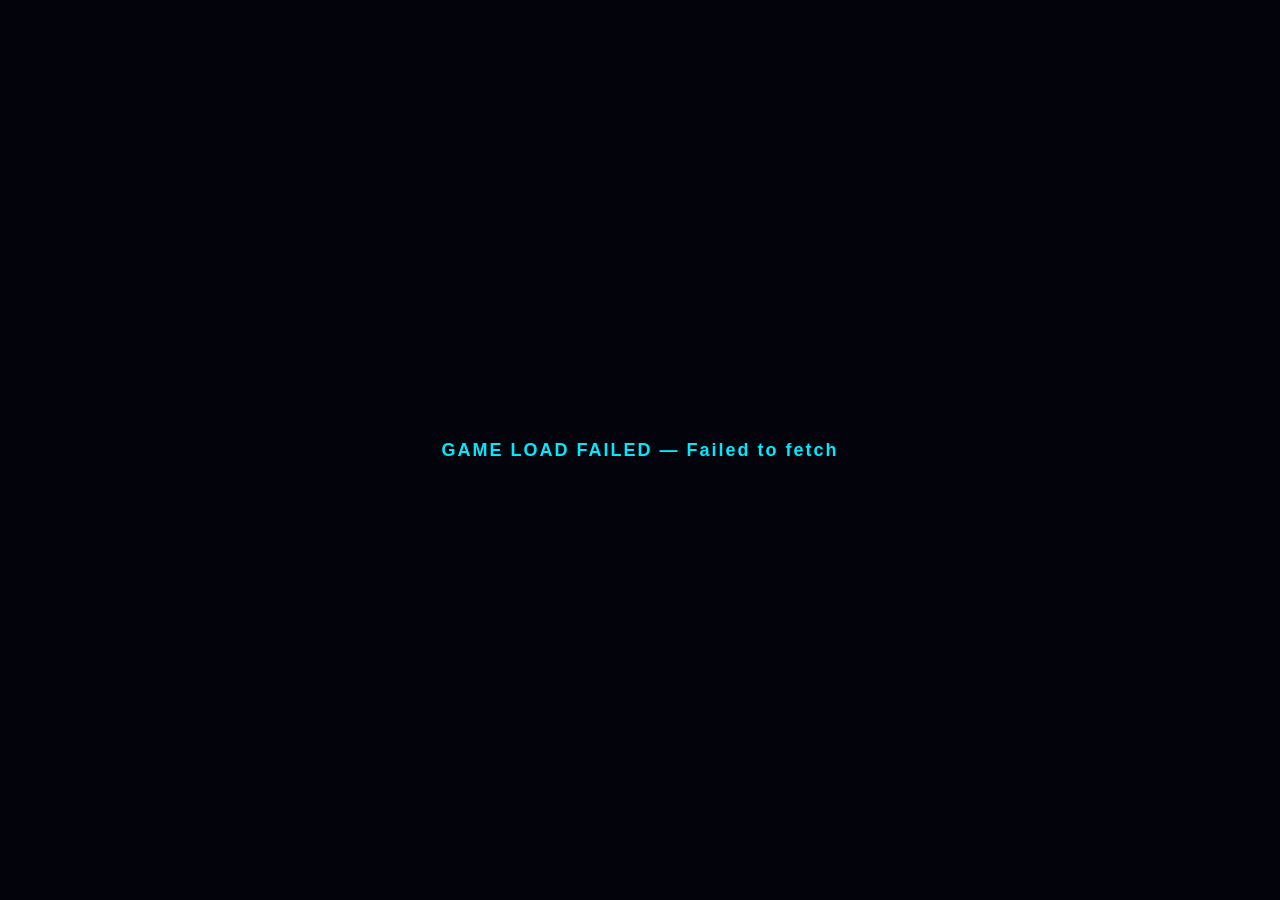
<file: space-game.html>
<!doctype html>
<html lang="en">
<head>
<meta charset="utf-8">
<meta name="viewport" content="width=device-width,initial-scale=1">
<title>Galaxy Strike</title>
<style>html,body{margin:0;width:100%;height:100%;overflow:hidden;background:#02030b}#loading{position:fixed;inset:0;display:grid;place-items:center;color:#00eaff;font:700 18px Arial;letter-spacing:2px}</style>
</head>
<body>
<div id="loading">LOADING GALAXY STRIKE...</div>
<script>
fetch('https://raw.githubusercontent.com/prohibits-none/space-shoot/70ff961ffd83d31e28dfdf510a3992602433fb44/index.html')
.then(r=>{if(!r.ok)throw new Error('Game source unavailable');return r.text()})
.then(html=>{document.open();document.write(html);document.close()})
.catch(err=>{document.getElementById('loading').textContent='GAME LOAD FAILED — '+err.message})
</script>
</body>
</html>
</file>
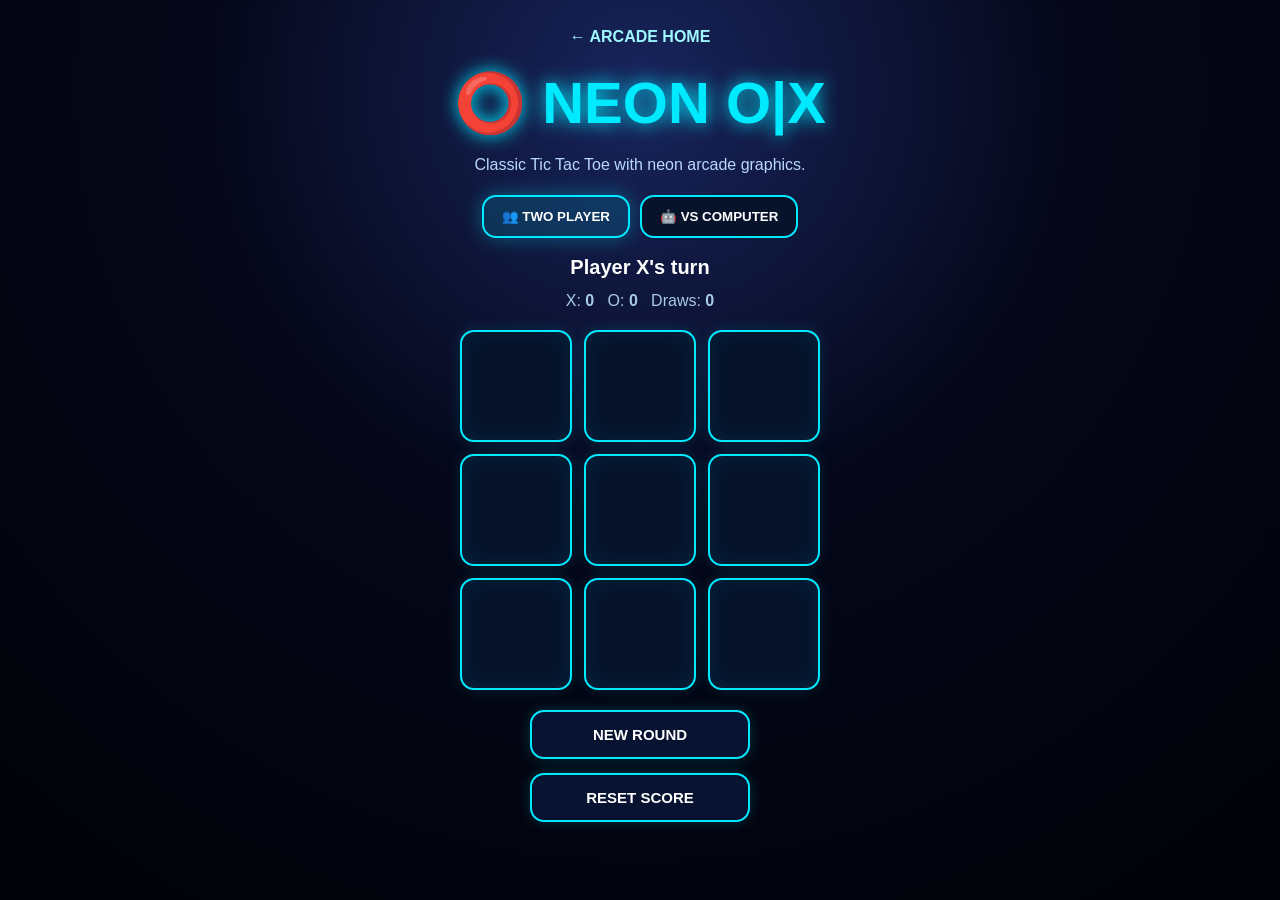
<file: tictactoe.html>
<!doctype html><html lang="en"><head><meta charset="utf-8"><meta name="viewport" content="width=device-width,initial-scale=1"><title>NEON O|X</title><link rel="stylesheet" href="arcade.css"><style>body{touch-action:manipulation}.arcade{padding-bottom:30px}.mode{display:flex;gap:10px;justify-content:center;flex-wrap:wrap;margin:18px 0}.mode button,.cell,.gameBtn2{border:2px solid #00eaff;background:#06132b;color:#fff;border-radius:14px;font-weight:900}.mode button{padding:12px 18px}.mode .active{background:#00eaff22;box-shadow:0 0 20px #00eaff55}.board{width:360px;height:360px;margin:20px auto;display:grid;grid-template-columns:repeat(3,1fr);grid-template-rows:repeat(3,1fr);gap:12px}.cell{width:112px;height:112px;min-width:112px;min-height:112px;font-size:82px;display:flex;align-items:center;justify-content:center;cursor:pointer;box-shadow:inset 0 0 25px #00eaff12,0 0 15px #00eaff22;transition:background .15s,box-shadow .15s}.cell:hover{background:#0b2040}.cell.x{color:#00eaff;text-shadow:0 0 12px #00eaff,0 0 35px #00eaff;border-color:#00eaff}.cell.o{color:#ff3cf2;text-shadow:0 0 12px #ff3cf2,0 0 35px #ff3cf2;border-color:#ff3cf2}.status{font-size:20px;font-weight:900;min-height:28px}.scoreline{color:#a8c9e8;margin:8px}.gameBtn2{padding:13px 24px;margin:5px;cursor:pointer}.win{animation:pulse .55s infinite alternate}@keyframes pulse{to{box-shadow:0 0 30px currentColor}}@media(max-width:420px){.board{width:360px;height:360px;margin-left:calc(50% - 180px);margin-right:calc(50% - 180px)}.cell{width:112px;height:112px;min-width:112px;min-height:112px}}</style></head><body><main class="arcade"><a class="back" href="index.html">← ARCADE HOME</a><h1>⭕ NEON O|X</h1><p>Classic Tic Tac Toe with neon arcade graphics.</p><div class="mode"><button id="pvp" class="active">👥 TWO PLAYER</button><button id="cpu">🤖 VS COMPUTER</button></div><div class="status" id="status">Player X's turn</div><div class="scoreline">X: <b id="sx">0</b> &nbsp; O: <b id="so">0</b> &nbsp; Draws: <b id="sd">0</b></div><div class="board" id="board"></div><button class="gameBtn2" id="new">NEW ROUND</button><button class="gameBtn2" id="reset">RESET SCORE</button></main><script src="audio.js"></script><script>const board=document.getElementById('board'),status=document.getElementById('status');let cells=[],turn='X',over=false,mode='pvp',scores={X:0,O:0,D:0};const wins=[[0,1,2],[3,4,5],[6,7,8],[0,3,6],[1,4,7],[2,5,8],[0,4,8],[2,4,6]];function build(){board.innerHTML='';cells=Array(9).fill('');for(let i=0;i<9;i++){let b=document.createElement('button');b.className='cell';b.onclick=()=>play(i);board.appendChild(b)}}function winner(){for(const [a,b,c]of wins)if(cells[a]&&cells[a]===cells[b]&&cells[a]===cells[c])return [cells[a],[a,b,c]];return cells.every(Boolean)?['D',[]]:null}function render(win=[]){[...board.children].forEach((b,i)=>{b.textContent=cells[i];b.className='cell '+(cells[i]||'');if(win.includes(i))b.classList.add('win')});let w=winner();if(w){over=true;if(w[0]==='D'){scores.D++;status.textContent='🤝 DRAW!'}else{scores[w[0]]++;status.textContent='🏆 Player '+w[0]+' WINS!'}document.getElementById('sx').textContent=scores.X;document.getElementById('so').textContent=scores.O;document.getElementById('sd').textContent=scores.D}}function play(i){if(over||cells[i]||(mode==='cpu'&&turn==='O'))return;cells[i]=turn;let w=winner();if(w){render(w[1]);return}turn=turn==='X'?'O':'X';status.textContent=mode==='cpu'&&turn==='O'?'🤖 Computer is thinking…':`Player ${turn}'s turn`;render();if(mode==='cpu'&&turn==='O')setTimeout(ai,300)}function ai(){if(over)return;let empt=cells.map((v,i)=>v?null:i).filter(v=>v!==null);let move=find('O')??find('X')??(cells[4]?null:4);if(move===null)move=empt[Math.floor(Math.random()*empt.length)];if(move!==undefined){cells[move]='O';let w=winner();if(w){render(w[1]);return}turn='X';status.textContent="Player X's turn";render()}}function find(p){for(const line of wins){let vals=line.map(i=>cells[i]),n=vals.filter(v=>v===p).length,e=vals.findIndex(v=>!v);if(n===2&&e>=0)return line[e]}return null}function resetRound(){turn='X';over=false;cells=Array(9).fill('');status.textContent="Player X's turn";render()}document.getElementById('new').onclick=resetRound;document.getElementById('reset').onclick=()=>{scores={X:0,O:0,D:0};document.getElementById('sx').textContent=0;document.getElementById('so').textContent=0;document.getElementById('sd').textContent=0;resetRound()};document.getElementById('pvp').onclick=()=>{mode='pvp';pvp.classList.add('active');cpu.classList.remove('active');resetRound()};document.getElementById('cpu').onclick=()=>{mode='cpu';cpu.classList.add('active');pvp.classList.remove('active');resetRound()};build();resetRound()</script></body></html>
</file>
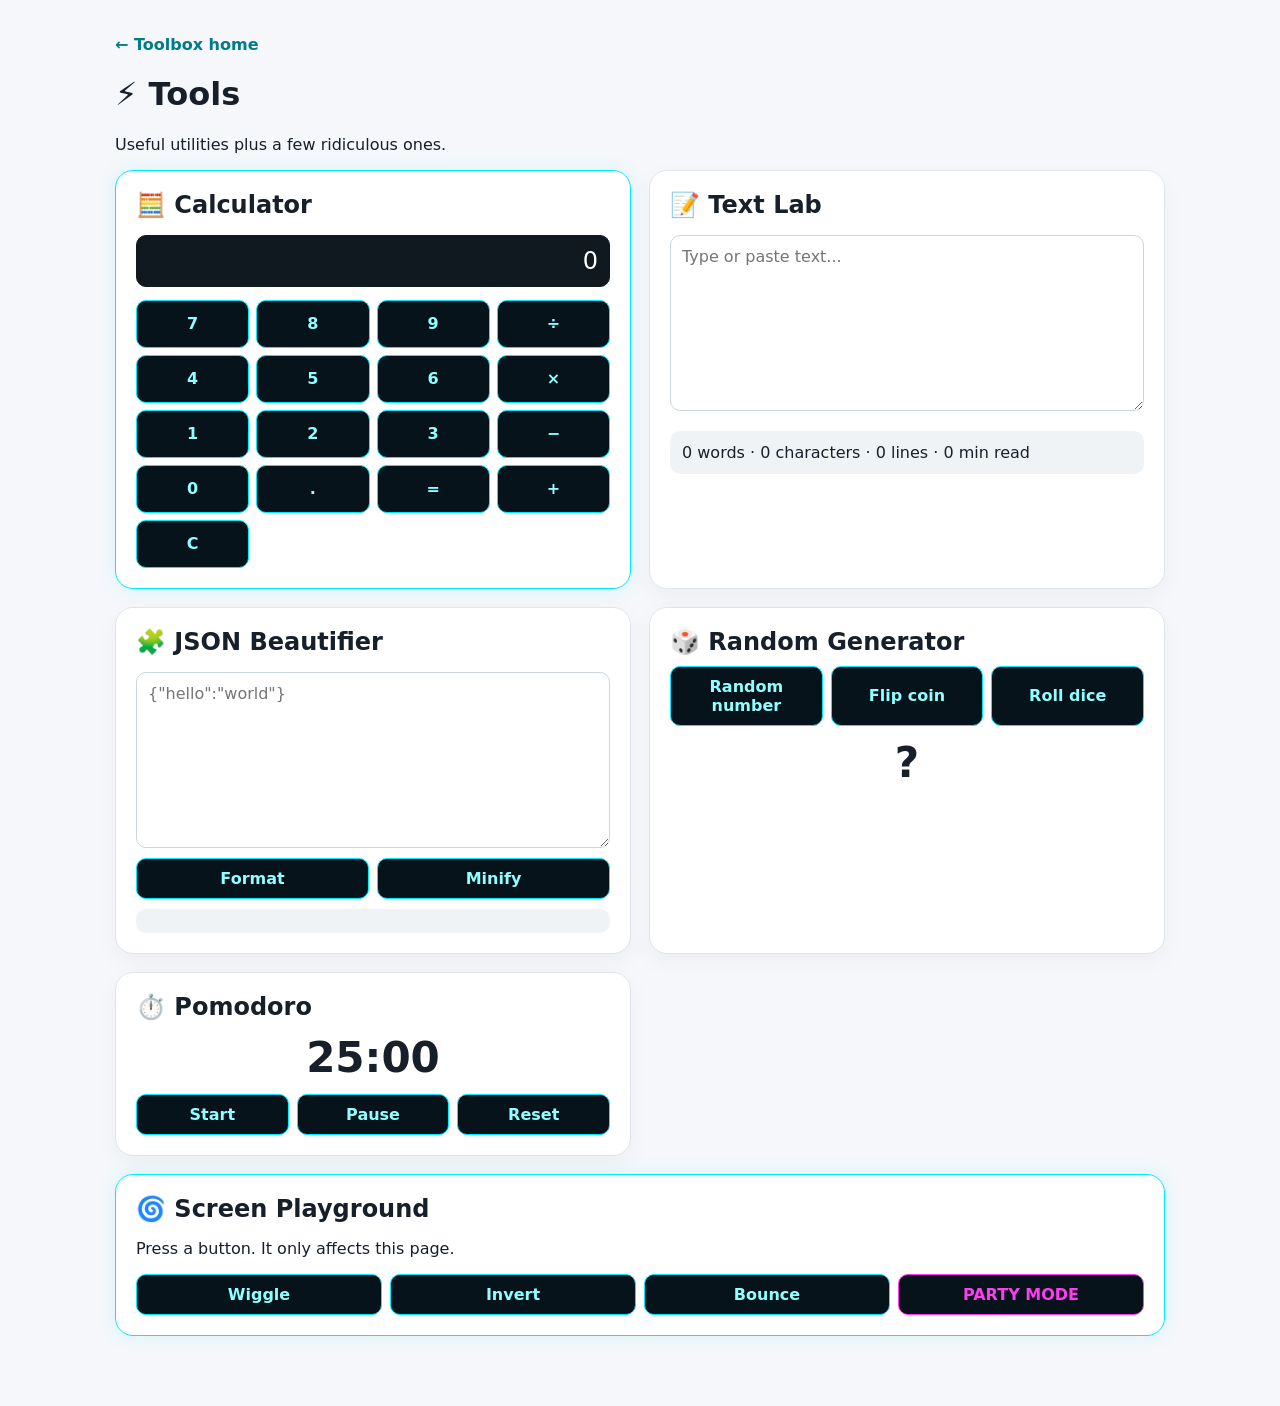
<file: tools.html>
<!doctype html><html lang="en"><head><meta charset="utf-8"><meta name="viewport" content="width=device-width,initial-scale=1"><title>Toolbox — Tools</title><style>body{margin:0;background:#f5f7fa;color:#17202a;font-family:system-ui,Arial}.wrap{width:min(1050px,92vw);margin:auto;padding:35px 0 70px}.back{color:#007c88;font-weight:800;text-decoration:none}.grid{display:grid;grid-template-columns:repeat(2,1fr);gap:18px}.tool{background:white;border:1px solid #dfe5ea;border-radius:18px;padding:20px;box-shadow:0 8px 25px #0000000a}.tool h2{margin:0 0 10px}.neon{border-color:#00eaff;box-shadow:0 0 18px #00eaff22}.full{grid-column:1/-1}input,textarea,button,select{font:inherit}input,textarea,select{width:100%;padding:11px;border:1px solid #ccd4dc;border-radius:10px;box-sizing:border-box;margin:6px 0}button{padding:10px 14px;border:1px solid #00eaff;border-radius:10px;background:#07131a;color:#8fffff;font-weight:800;cursor:pointer}.out{margin-top:10px;padding:12px;border-radius:10px;background:#f0f3f6;white-space:pre-wrap}.calc{display:grid;grid-template-columns:repeat(4,1fr);gap:7px}.calc button{height:48px}.calc .display{grid-column:1/-1;background:#101820;color:white;border-color:#101820;text-align:right;font-size:24px}.row{display:flex;gap:8px;flex-wrap:wrap}.row>*{flex:1}.big{font-size:42px;font-weight:900;text-align:center;margin:12px}.danger{border-color:#ff3cf2;color:#ff3cf2}@media(max-width:700px){.grid{grid-template-columns:1fr}.full{grid-column:auto}}</style></head><body><main class="wrap"><a class="back" href="index.html">← Toolbox home</a><h1>⚡ Tools</h1><p>Useful utilities plus a few ridiculous ones.</p><div class="grid"><section class="tool neon" id="calculator"><h2>🧮 Calculator</h2><div class="calc"><input class="display" id="display" value="0" readonly><button onclick="press('7')">7</button><button onclick="press('8')">8</button><button onclick="press('9')">9</button><button onclick="press('/')">÷</button><button onclick="press('4')">4</button><button onclick="press('5')">5</button><button onclick="press('6')">6</button><button onclick="press('*')">×</button><button onclick="press('1')">1</button><button onclick="press('2')">2</button><button onclick="press('3')">3</button><button onclick="press('-')">−</button><button onclick="press('0')">0</button><button onclick="press('.')">.</button><button onclick="calc()">=</button><button onclick="press('+')">+</button><button onclick="clearCalc()">C</button></div></section><section class="tool" id="text"><h2>📝 Text Lab</h2><textarea id="txt" rows="8" placeholder="Type or paste text..."></textarea><div class="out" id="stats">0 words · 0 characters · 0 lines · 0 min read</div></section><section class="tool" id="json"><h2>🧩 JSON Beautifier</h2><textarea id="jsonin" rows="8" placeholder='{"hello":"world"}'></textarea><div class="row"><button onclick="formatJson()">Format</button><button onclick="minifyJson()">Minify</button></div><div class="out" id="jsonout"></div></section><section class="tool" id="random"><h2>🎲 Random Generator</h2><div class="row"><button onclick="randomNum()">Random number</button><button onclick="coin()">Flip coin</button><button onclick="dice()">Roll dice</button></div><div class="big" id="randomOut">?</div></section><section class="tool" id="pomodoro"><h2>⏱️ Pomodoro</h2><div class="big" id="timer">25:00</div><div class="row"><button onclick="startTimer()">Start</button><button onclick="pauseTimer()">Pause</button><button onclick="resetTimer()">Reset</button></div></section><section class="tool full neon" id="playground"><h2>🌀 Screen Playground</h2><p>Press a button. It only affects this page.</p><div class="row"><button onclick="document.body.animate([{transform:'rotate(0)'},{transform:'rotate(1deg)'},{transform:'rotate(0)'}],{duration:500})">Wiggle</button><button onclick="document.body.animate([{filter:'none'},{filter:'invert(1)'},{filter:'none'}],{duration:700})">Invert</button><button onclick="document.body.animate([{transform:'scale(1)'},{transform:'scale(.97)'},{transform:'scale(1)'}],{duration:450})">Bounce</button><button class="danger" onclick="party()">PARTY MODE</button></div></section></div></main><script>let expr='';const d=document.getElementById('display');function press(x){expr+=x;d.value=expr}function clearCalc(){expr='';d.value='0'}function calc(){try{if(!/^[0-9+*/.() -]+$/.test(expr))throw 0;expr=String(Function('return '+expr)());d.value=expr}catch{d.value='Error';expr=''}}document.addEventListener('keydown',e=>{if(/[0-9+*/().-]/.test(e.key))press(e.key);if(e.key==='Enter')calc();if(e.key==='Escape')clearCalc()});const txt=document.getElementById('txt');txt.oninput=()=>{let s=txt.value;let w=s.trim()?s.trim().split(/\s+/).length:0;document.getElementById('stats').textContent=`${w} words · ${s.length} characters · ${s.split('\n').length} lines · ${Math.max(0,Math.ceil(w/200))} min read`};function formatJson(){try{document.getElementById('jsonout').textContent=JSON.stringify(JSON.parse(document.getElementById('jsonin').value),null,2)}catch{document.getElementById('jsonout').textContent='Invalid JSON'}}function minifyJson(){try{document.getElementById('jsonout').textContent=JSON.stringify(JSON.parse(document.getElementById('jsonin').value))}catch{document.getElementById('jsonout').textContent='Invalid JSON'}}function randomNum(){document.getElementById('randomOut').textContent=Math.floor(Math.random()*100)+1}function coin(){document.getElementById('randomOut').textContent=Math.random()<.5?'HEADS':'TAILS'}function dice(){document.getElementById('randomOut').textContent=Math.floor(Math.random()*6)+1}let left=1500,tm;function showTime(){document.getElementById('timer').textContent=String(Math.floor(left/60)).padStart(2,'0')+':'+String(left%60).padStart(2,'0')}function startTimer(){if(tm)return;tm=setInterval(()=>{if(left>0){left--;showTime()}else{clearInterval(tm);tm=null;alert('Focus session complete!')}},1000)}function pauseTimer(){clearInterval(tm);tm=null}function resetTimer(){pauseTimer();left=1500;showTime()}function party(){for(let i=0;i<35;i++){let x=document.createElement('i');x.textContent=['✦','★','●','◆'][i%4];x.style='position:fixed;left:'+Math.random()*100+'vw;top:-20px;font-size:28px;z-index:99;color:hsl('+Math.random()*360+' 90% 60%);animation:fall 2s linear forwards';document.body.append(x);setTimeout(()=>x.remove(),2100)}}const st=document.createElement('style');st.textContent='@keyframes fall{to{transform:translateY(110vh) rotate(540deg)}}';document.head.append(st)</script></body></html>
</file>
<file: arcade.css>
*{box-sizing:border-box}html,body{margin:0;min-height:100%;background:#02030b;color:#fff;font-family:Arial,Helvetica,sans-serif}body{display:flex;justify-content:center;overflow:auto;background:radial-gradient(circle at 50% 10%,#18255d 0,#050719 42%,#010207 100%)}.arcade{width:min(700px,96vw);min-height:100vh;padding:28px 16px 40px;text-align:center}.back{display:inline-block;color:#9ff7ff;text-decoration:none;font-weight:800;margin-bottom:15px}.arcade h1{font-size:clamp(32px,7vw,58px);margin:8px 0;color:#00eaff;text-shadow:0 0 18px #00eaff}.arcade p{color:#b9d8ff;line-height:1.5}.stats{font-weight:900;letter-spacing:2px;margin:14px}.stats b{color:#ffd83d}canvas{display:block;width:min(620px,94vw);height:auto;margin:18px auto;border:2px solid #00eaff;border-radius:20px;box-shadow:0 0 35px #00eaff33;background:#02030b}.controls{margin:12px auto;display:flex;justify-content:center;gap:10px}.controls button,.arcade>button{width:68px;height:52px;border:2px solid #00eaff;border-radius:14px;background:#071331;color:white;font-weight:900;font-size:20px;box-shadow:0 0 14px #00eaff33}.arcade>button{width:220px;height:auto;padding:14px;font-size:15px;display:block;margin:14px auto}.controls button:hover,.arcade>button:hover{background:#0d2b4c;transform:translateY(-2px)}
</file>
